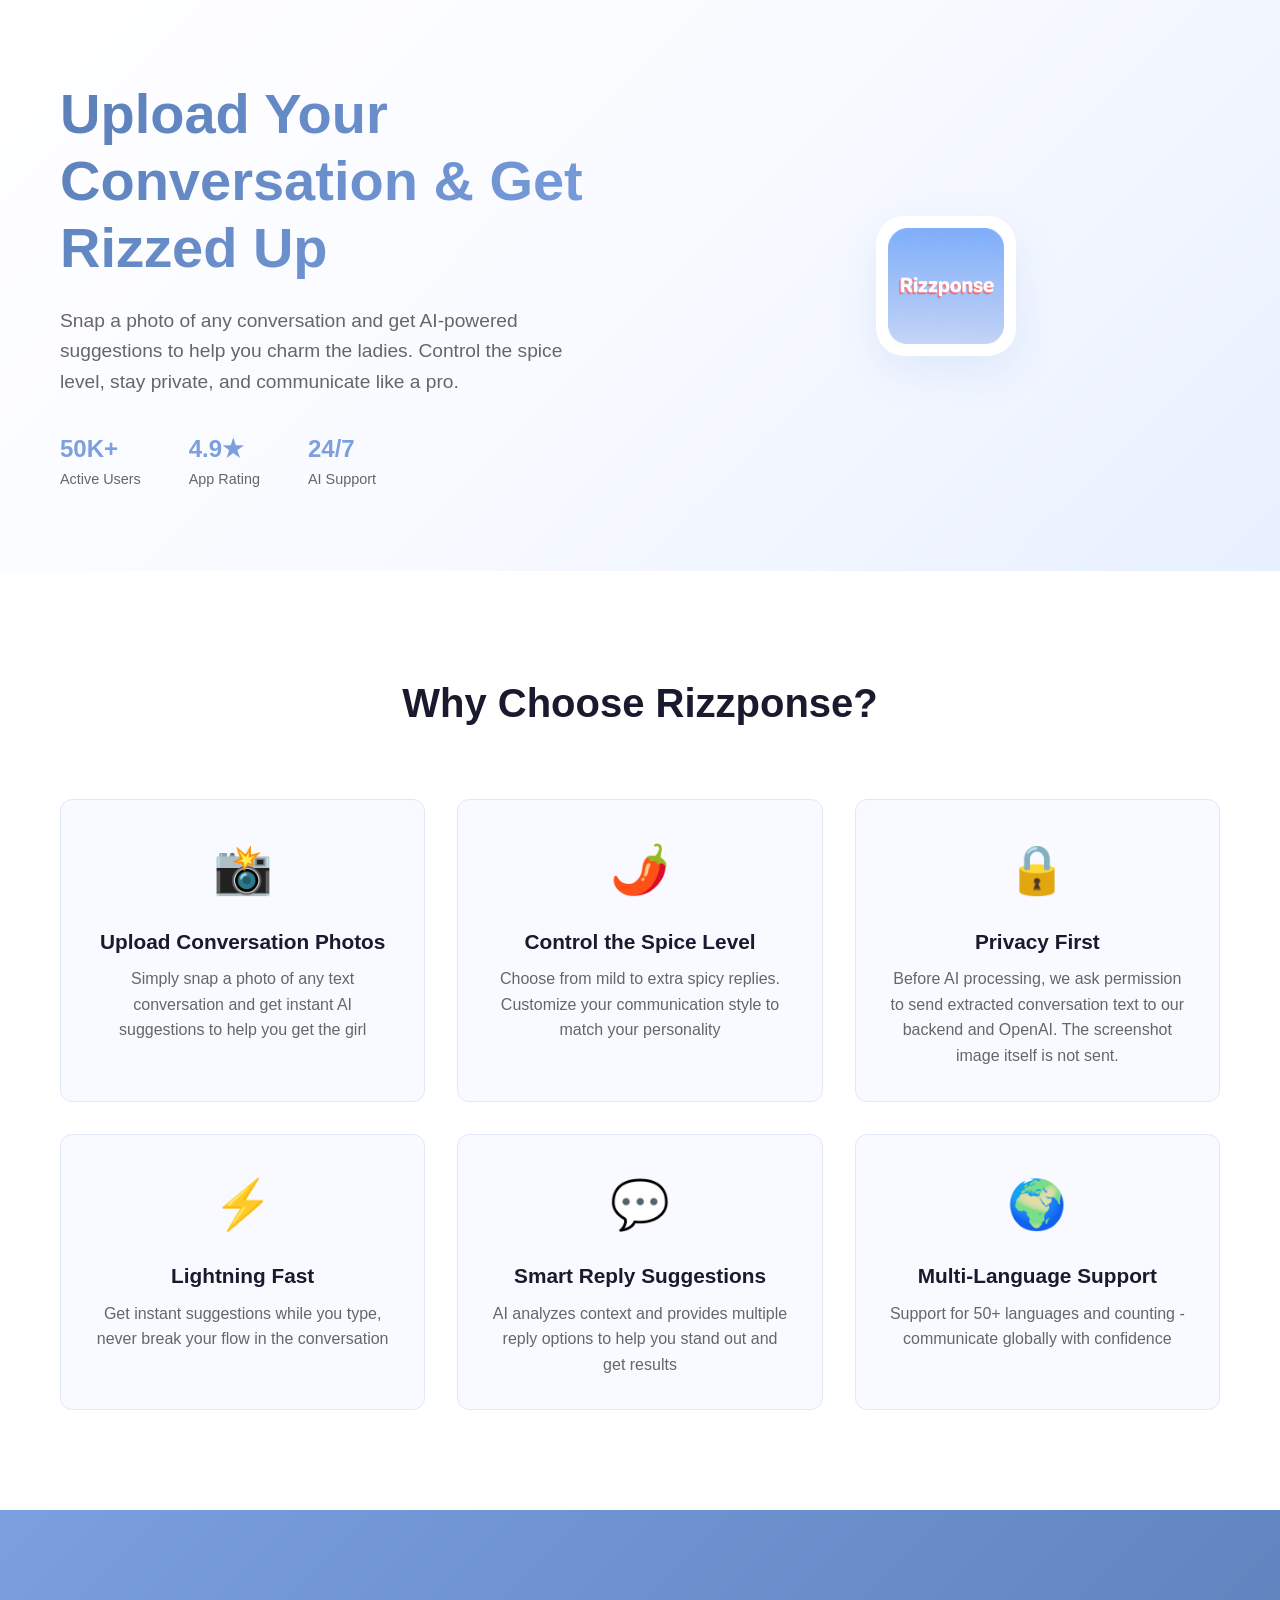
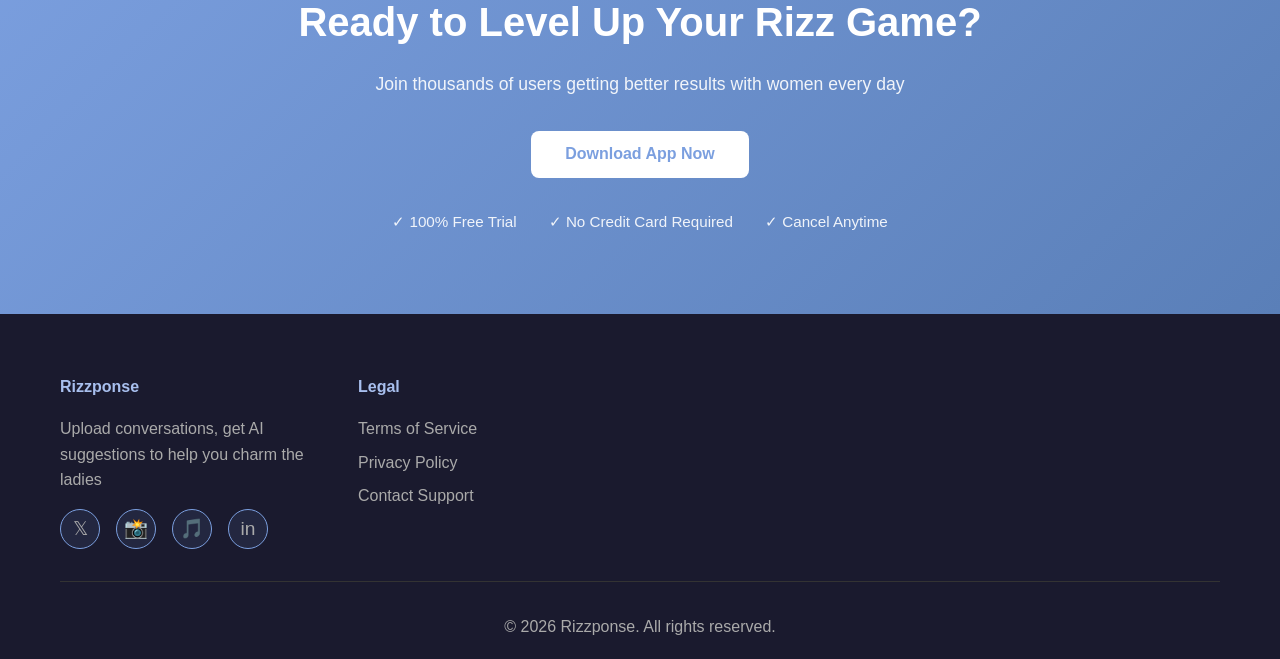
<file: index.html>
<!DOCTYPE html>
<html lang="en">
<head>
    <meta charset="UTF-8">
    <meta name="viewport" content="width=device-width, initial-scale=1.0">
    <meta name="description" content="Rizzponse - Your AI-Powered Communication Assistant">
    <title>Rizzponse - Master Your Communication</title>
    <link rel="stylesheet" href="styles.css">
</head>
<body>
    <!-- Hero Section -->
    <section class="hero">
        <div class="container">
            <div class="hero-content">
                <h1>Upload Your Conversation & Get Rizzed Up</h1>
                <p>Snap a photo of any conversation and get AI-powered suggestions to help you charm the ladies. Control the spice level, stay private, and communicate like a pro.</p>
                <div class="hero-stats">
                    <div class="stat">
                        <span class="stat-number">50K+</span>
                        <span class="stat-label">Active Users</span>
                    </div>
                    <div class="stat">
                        <span class="stat-number">4.9★</span>
                        <span class="stat-label">App Rating</span>
                    </div>
                    <div class="stat">
                        <span class="stat-number">24/7</span>
                        <span class="stat-label">AI Support</span>
                    </div>
                </div>
            </div>
            <div class="hero-visual">
                <img src="logo r.png" alt="Rizzponse logo" class="hero-logo">
            </div>
        </div>
    </section>

    <!-- Features Section -->
    <section id="features" class="features">
        <div class="container">
            <h2>Why Choose Rizzponse?</h2>
            <div class="features-grid">
                <div class="feature-card">
                    <div class="feature-icon">📸</div>
                    <h3>Upload Conversation Photos</h3>
                    <p>Simply snap a photo of any text conversation and get instant AI suggestions to help you get the girl</p>
                </div>
                <div class="feature-card">
                    <div class="feature-icon">🌶️</div>
                    <h3>Control the Spice Level</h3>
                    <p>Choose from mild to extra spicy replies. Customize your communication style to match your personality</p>
                </div>
                <div class="feature-card">
                    <div class="feature-icon">🔒</div>
                    <h3>Privacy First</h3>
                    <p>Before AI processing, we ask permission to send extracted conversation text to our backend and OpenAI. The screenshot image itself is not sent.</p>
                </div>
                <div class="feature-card">
                    <div class="feature-icon">⚡</div>
                    <h3>Lightning Fast</h3>
                    <p>Get instant suggestions while you type, never break your flow in the conversation</p>
                </div>
                <div class="feature-card">
                    <div class="feature-icon">💬</div>
                    <h3>Smart Reply Suggestions</h3>
                    <p>AI analyzes context and provides multiple reply options to help you stand out and get results</p>
                </div>
                <div class="feature-card">
                    <div class="feature-icon">🌍</div>
                    <h3>Multi-Language Support</h3>
                    <p>Support for 50+ languages and counting - communicate globally with confidence</p>
                </div>
            </div>
        </div>
    </section>

    <!-- CTA Section -->
    <section id="contact" class="cta">
        <div class="container">
            <h2>Ready to Level Up Your Rizz Game?</h2>
            <p>Join thousands of users getting better results with women every day</p>
            <div class="cta-buttons">
                <button class="btn btn-primary">Download App Now</button>
            </div>
            <div class="cta-info">
                <span>✓ 100% Free Trial</span>
                <span>✓ No Credit Card Required</span>
                <span>✓ Cancel Anytime</span>
            </div>
        </div>
    </section>

    <!-- Footer -->
    <footer class="footer">
        <div class="container">
            <div class="footer-content">
                <div class="footer-section">
                    <h4>Rizzponse</h4>
                    <p>Upload conversations, get AI suggestions to help you charm the ladies</p>
                    <div class="social-links">
                        <a href="#" aria-label="Twitter">𝕏</a>
                        <a href="#" aria-label="Instagram">📸</a>
                        <a href="#" aria-label="TikTok">🎵</a>
                        <a href="#" aria-label="LinkedIn">in</a>
                    </div>
                </div>
                <div class="footer-section">
                    <h4>Legal</h4>
                    <ul>
                        <li><a href="terms.html">Terms of Service</a></li>
                        <li><a href="privacy.html">Privacy Policy</a></li>
                        <li><a href="mailto:rizzponseapp@hotmail.com">Contact Support</a></li>
                    </ul>
                </div>
            </div>
            <div class="footer-bottom">
                <p>&copy; 2026 Rizzponse. All rights reserved.</p>
            </div>
        </div>
    </footer>

    <script src="script.js"></script>
</body>
</html>
</file>
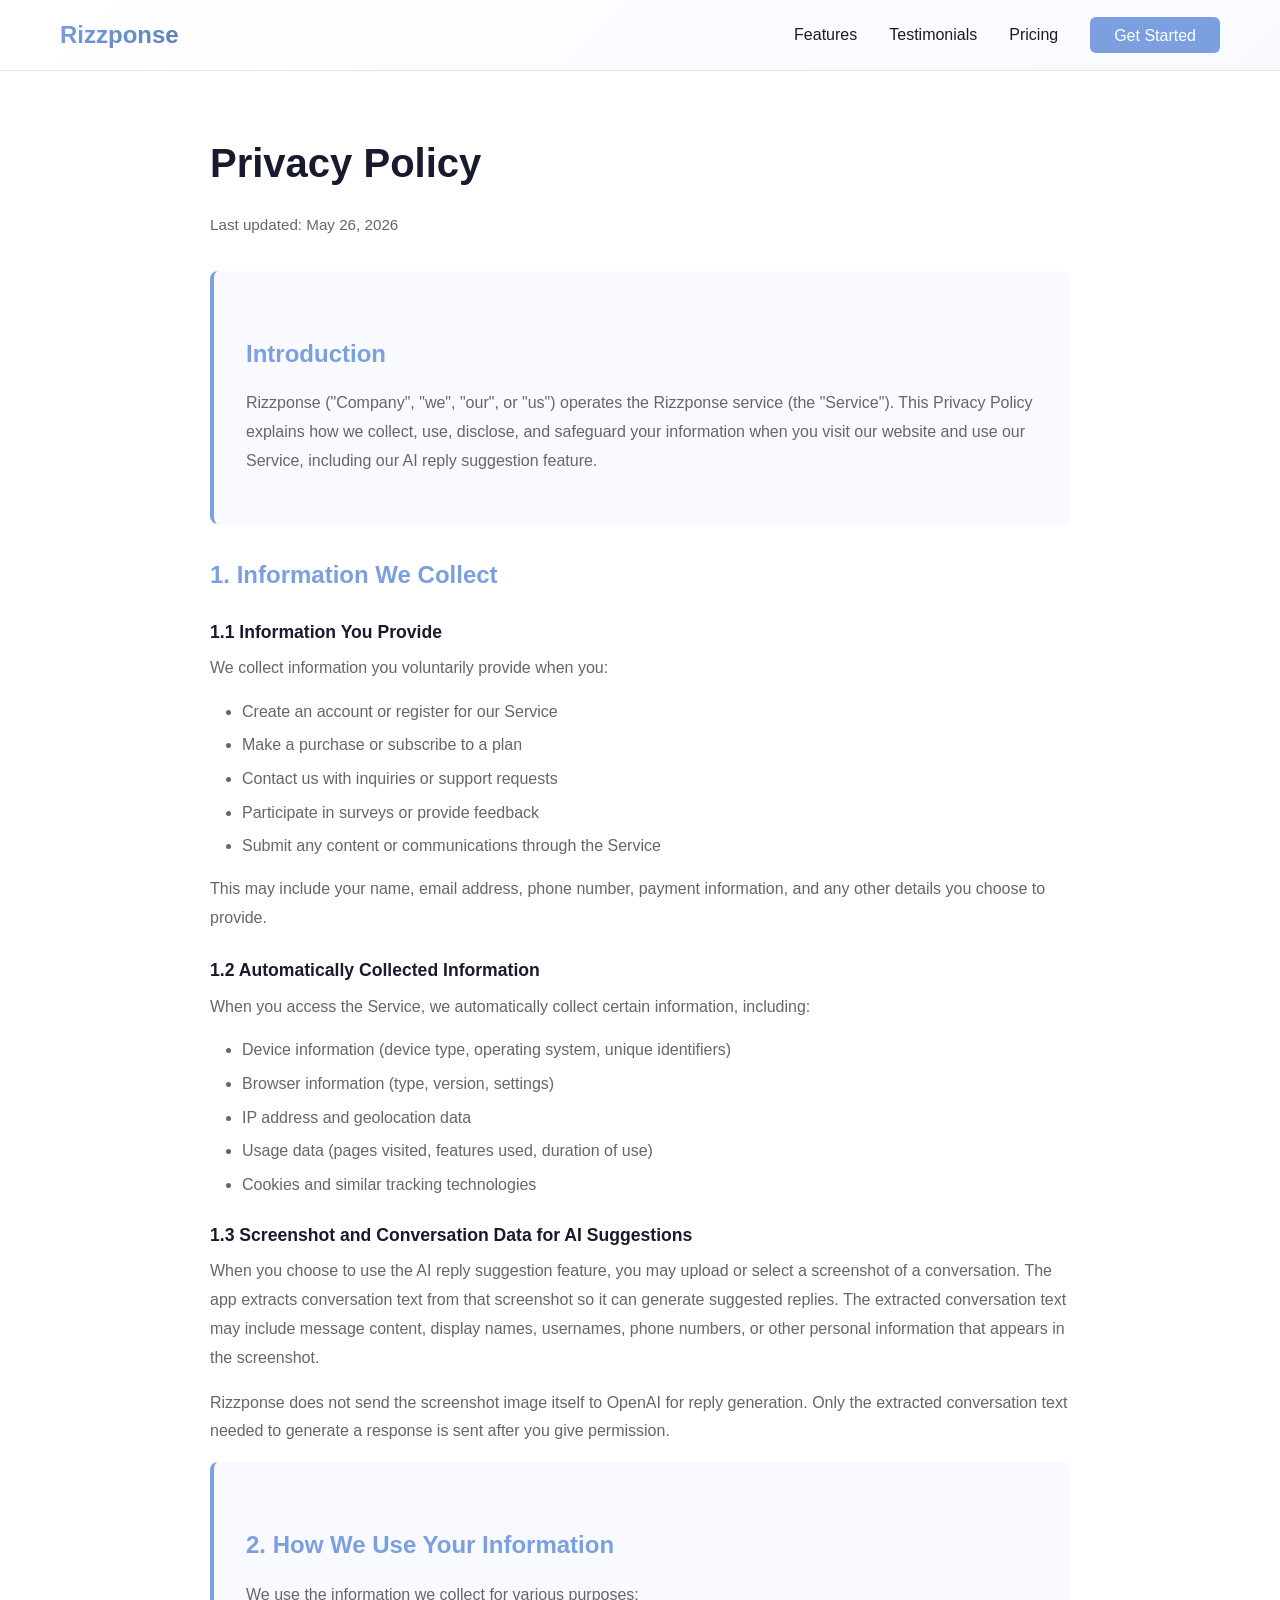
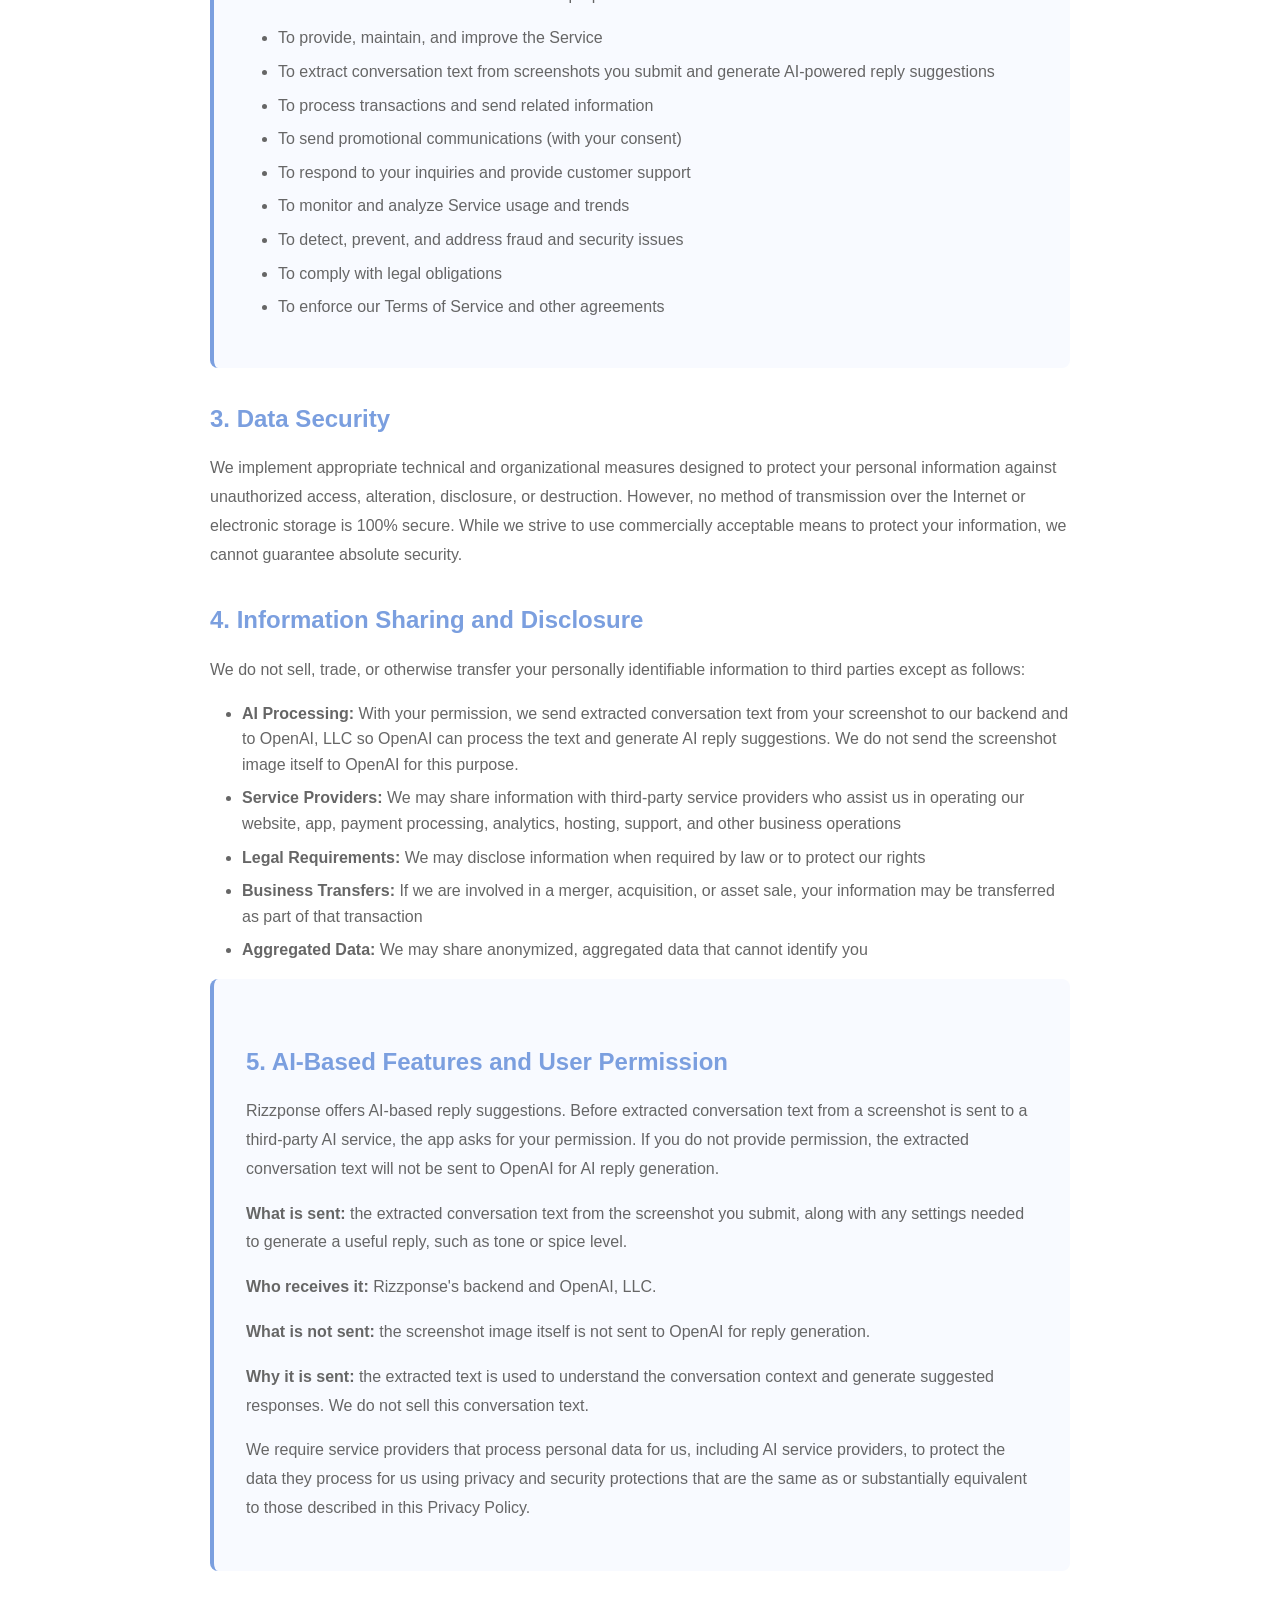
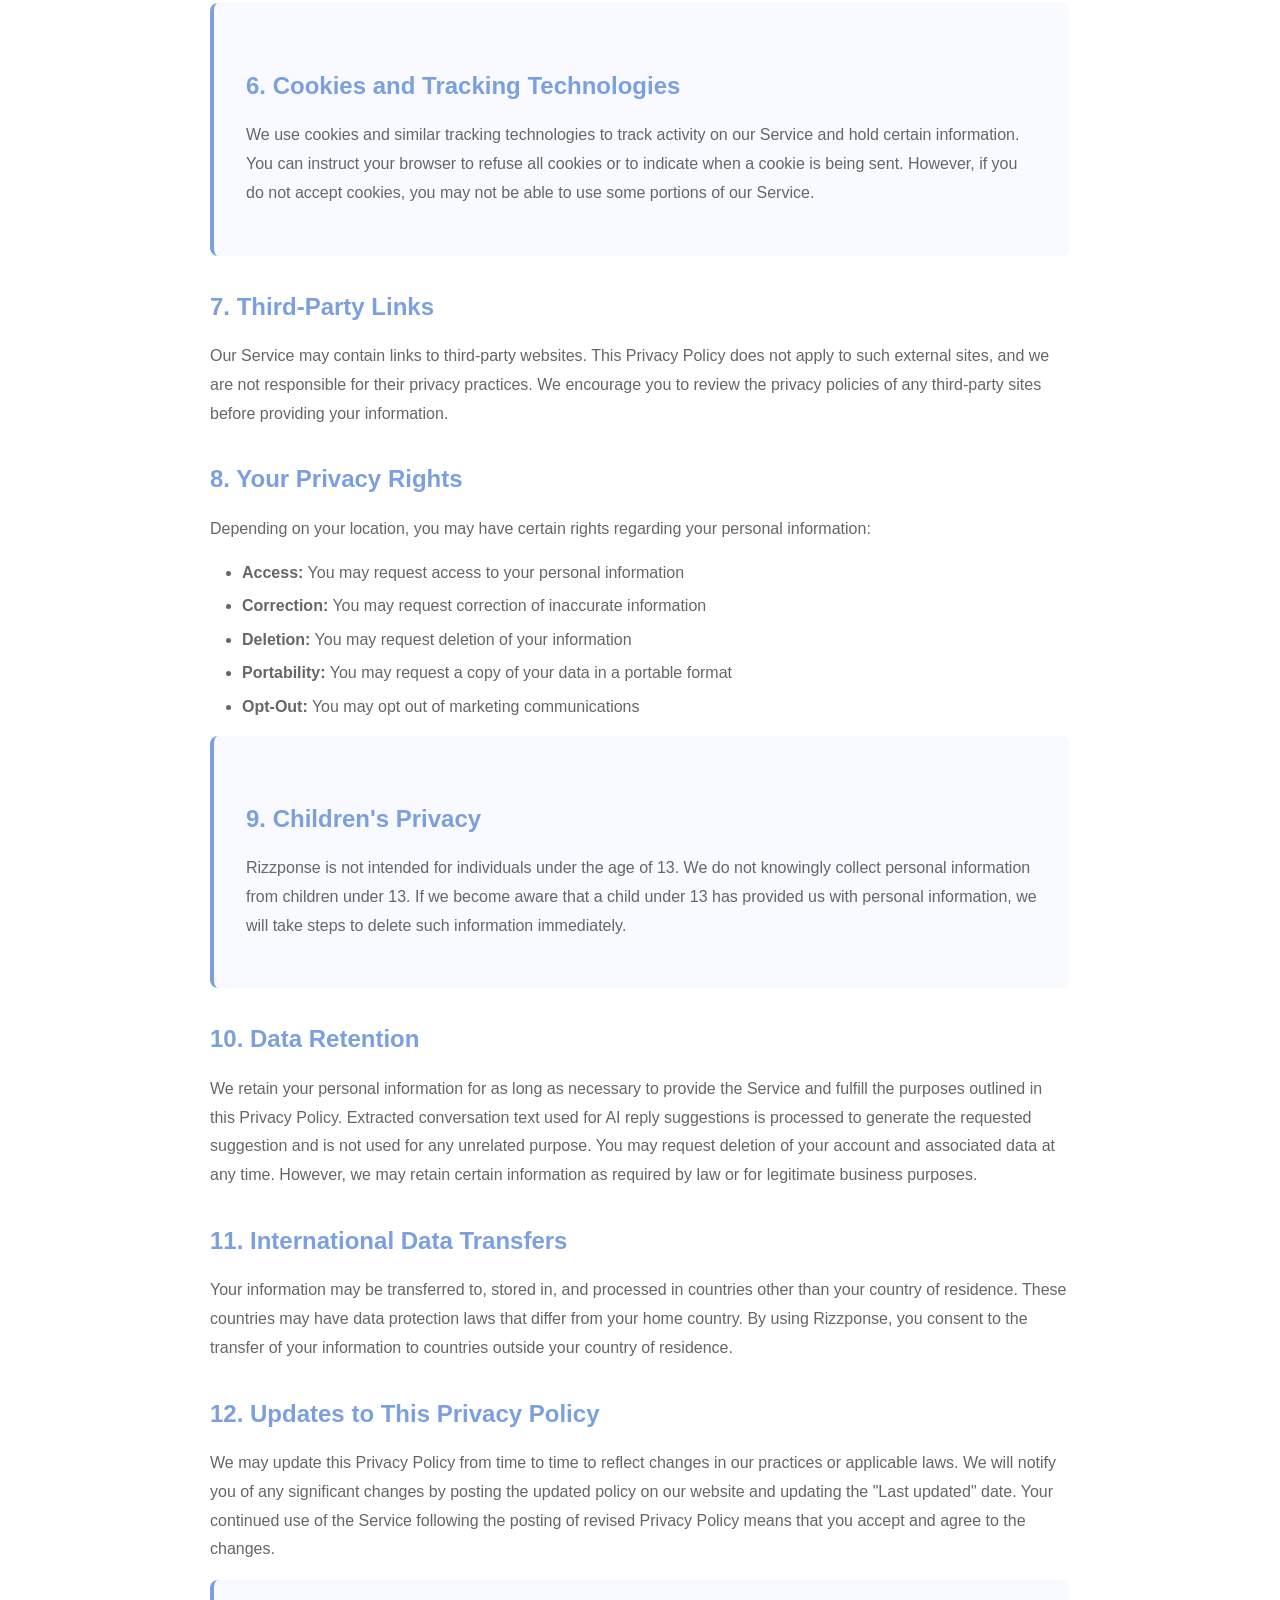
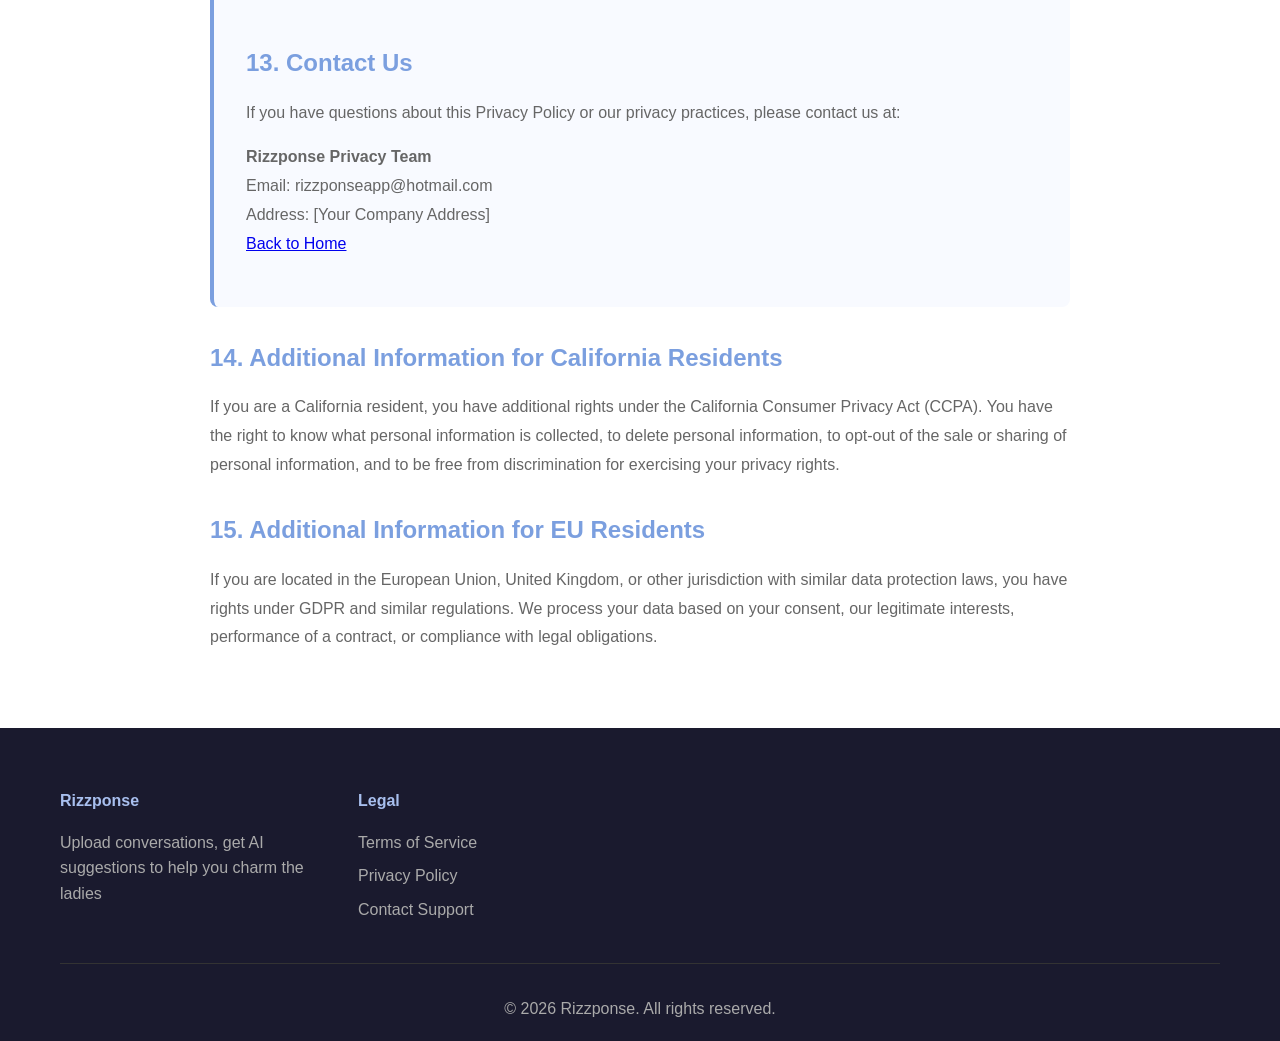
<file: privacy.html>
<!DOCTYPE html>
<html lang="en">
<head>
    <meta charset="UTF-8">
    <meta name="viewport" content="width=device-width, initial-scale=1.0">
    <meta name="description" content="Privacy Policy - Rizzponse">
    <title>Privacy Policy - Rizzponse</title>
    <link rel="stylesheet" href="styles.css">
    <style>
        .legal-content {
            max-width: 900px;
            margin: 0 auto;
            padding: 60px 20px;
        }
        
        .legal-content h1 {
            font-size: 2.5rem;
            margin-bottom: 1rem;
            color: var(--text-dark);
        }
        
        .legal-content .last-updated {
            color: var(--text-light);
            margin-bottom: 2rem;
            font-size: 0.95rem;
        }
        
        .legal-content h2 {
            font-size: 1.5rem;
            margin-top: 2rem;
            margin-bottom: 1rem;
            color: var(--primary-color);
        }
        
        .legal-content h3 {
            font-size: 1.1rem;
            margin-top: 1.5rem;
            margin-bottom: 0.5rem;
            color: var(--text-dark);
        }
        
        .legal-content p {
            margin-bottom: 1rem;
            line-height: 1.8;
            color: var(--text-light);
        }
        
        .legal-content ul,
        .legal-content ol {
            margin-left: 2rem;
            margin-bottom: 1rem;
        }
        
        .legal-content li {
            margin-bottom: 0.5rem;
            color: var(--text-light);
        }
        
        .legal-section {
            background: var(--bg-lighter);
            padding: 2rem;
            border-radius: 8px;
            margin-bottom: 2rem;
            border-left: 4px solid var(--primary-color);
        }
    </style>
</head>
<body>
    <!-- Navigation Bar -->
    <nav class="navbar">
        <div class="container">
            <div class="nav-logo">
                <a href="index.html" style="text-decoration: none;"><span class="logo-text">Rizzponse</span></a>
            </div>
            <ul class="nav-menu">
                <li><a href="index.html#features">Features</a></li>
                <li><a href="index.html#testimonials">Testimonials</a></li>
                <li><a href="index.html#pricing">Pricing</a></li>
                <li><a href="index.html#contact" class="nav-btn">Get Started</a></li>
            </ul>
        </div>
    </nav>

    <!-- Legal Content -->
    <div class="legal-content">
        <h1>Privacy Policy</h1>
        <p class="last-updated">Last updated: May 26, 2026</p>

        <div class="legal-section">
            <h2>Introduction</h2>
            <p>Rizzponse ("Company", "we", "our", or "us") operates the Rizzponse service (the "Service"). This Privacy Policy explains how we collect, use, disclose, and safeguard your information when you visit our website and use our Service, including our AI reply suggestion feature.</p>
        </div>

        <h2>1. Information We Collect</h2>
        
        <h3>1.1 Information You Provide</h3>
        <p>We collect information you voluntarily provide when you:</p>
        <ul>
            <li>Create an account or register for our Service</li>
            <li>Make a purchase or subscribe to a plan</li>
            <li>Contact us with inquiries or support requests</li>
            <li>Participate in surveys or provide feedback</li>
            <li>Submit any content or communications through the Service</li>
        </ul>
        <p>This may include your name, email address, phone number, payment information, and any other details you choose to provide.</p>

        <h3>1.2 Automatically Collected Information</h3>
        <p>When you access the Service, we automatically collect certain information, including:</p>
        <ul>
            <li>Device information (device type, operating system, unique identifiers)</li>
            <li>Browser information (type, version, settings)</li>
            <li>IP address and geolocation data</li>
            <li>Usage data (pages visited, features used, duration of use)</li>
            <li>Cookies and similar tracking technologies</li>
        </ul>

        <h3>1.3 Screenshot and Conversation Data for AI Suggestions</h3>
        <p>When you choose to use the AI reply suggestion feature, you may upload or select a screenshot of a conversation. The app extracts conversation text from that screenshot so it can generate suggested replies. The extracted conversation text may include message content, display names, usernames, phone numbers, or other personal information that appears in the screenshot.</p>
        <p>Rizzponse does not send the screenshot image itself to OpenAI for reply generation. Only the extracted conversation text needed to generate a response is sent after you give permission.</p>

        <div class="legal-section">
            <h2>2. How We Use Your Information</h2>
            <p>We use the information we collect for various purposes:</p>
            <ul>
                <li>To provide, maintain, and improve the Service</li>
                <li>To extract conversation text from screenshots you submit and generate AI-powered reply suggestions</li>
                <li>To process transactions and send related information</li>
                <li>To send promotional communications (with your consent)</li>
                <li>To respond to your inquiries and provide customer support</li>
                <li>To monitor and analyze Service usage and trends</li>
                <li>To detect, prevent, and address fraud and security issues</li>
                <li>To comply with legal obligations</li>
                <li>To enforce our Terms of Service and other agreements</li>
            </ul>
        </div>

        <h2>3. Data Security</h2>
        <p>We implement appropriate technical and organizational measures designed to protect your personal information against unauthorized access, alteration, disclosure, or destruction. However, no method of transmission over the Internet or electronic storage is 100% secure. While we strive to use commercially acceptable means to protect your information, we cannot guarantee absolute security.</p>

        <h2>4. Information Sharing and Disclosure</h2>
        <p>We do not sell, trade, or otherwise transfer your personally identifiable information to third parties except as follows:</p>
        <ul>
            <li><strong>AI Processing:</strong> With your permission, we send extracted conversation text from your screenshot to our backend and to OpenAI, LLC so OpenAI can process the text and generate AI reply suggestions. We do not send the screenshot image itself to OpenAI for this purpose.</li>
            <li><strong>Service Providers:</strong> We may share information with third-party service providers who assist us in operating our website, app, payment processing, analytics, hosting, support, and other business operations</li>
            <li><strong>Legal Requirements:</strong> We may disclose information when required by law or to protect our rights</li>
            <li><strong>Business Transfers:</strong> If we are involved in a merger, acquisition, or asset sale, your information may be transferred as part of that transaction</li>
            <li><strong>Aggregated Data:</strong> We may share anonymized, aggregated data that cannot identify you</li>
        </ul>

        <div class="legal-section">
            <h2>5. AI-Based Features and User Permission</h2>
            <p>Rizzponse offers AI-based reply suggestions. Before extracted conversation text from a screenshot is sent to a third-party AI service, the app asks for your permission. If you do not provide permission, the extracted conversation text will not be sent to OpenAI for AI reply generation.</p>
            <p><strong>What is sent:</strong> the extracted conversation text from the screenshot you submit, along with any settings needed to generate a useful reply, such as tone or spice level.</p>
            <p><strong>Who receives it:</strong> Rizzponse's backend and OpenAI, LLC.</p>
            <p><strong>What is not sent:</strong> the screenshot image itself is not sent to OpenAI for reply generation.</p>
            <p><strong>Why it is sent:</strong> the extracted text is used to understand the conversation context and generate suggested responses. We do not sell this conversation text.</p>
            <p>We require service providers that process personal data for us, including AI service providers, to protect the data they process for us using privacy and security protections that are the same as or substantially equivalent to those described in this Privacy Policy.</p>
        </div>

        <div class="legal-section">
            <h2>6. Cookies and Tracking Technologies</h2>
            <p>We use cookies and similar tracking technologies to track activity on our Service and hold certain information. You can instruct your browser to refuse all cookies or to indicate when a cookie is being sent. However, if you do not accept cookies, you may not be able to use some portions of our Service.</p>
        </div>

        <h2>7. Third-Party Links</h2>
        <p>Our Service may contain links to third-party websites. This Privacy Policy does not apply to such external sites, and we are not responsible for their privacy practices. We encourage you to review the privacy policies of any third-party sites before providing your information.</p>

        <h2>8. Your Privacy Rights</h2>
        <p>Depending on your location, you may have certain rights regarding your personal information:</p>
        <ul>
            <li><strong>Access:</strong> You may request access to your personal information</li>
            <li><strong>Correction:</strong> You may request correction of inaccurate information</li>
            <li><strong>Deletion:</strong> You may request deletion of your information</li>
            <li><strong>Portability:</strong> You may request a copy of your data in a portable format</li>
            <li><strong>Opt-Out:</strong> You may opt out of marketing communications</li>
        </ul>

        <div class="legal-section">
            <h2>9. Children's Privacy</h2>
            <p>Rizzponse is not intended for individuals under the age of 13. We do not knowingly collect personal information from children under 13. If we become aware that a child under 13 has provided us with personal information, we will take steps to delete such information immediately.</p>
        </div>

        <h2>10. Data Retention</h2>
        <p>We retain your personal information for as long as necessary to provide the Service and fulfill the purposes outlined in this Privacy Policy. Extracted conversation text used for AI reply suggestions is processed to generate the requested suggestion and is not used for any unrelated purpose. You may request deletion of your account and associated data at any time. However, we may retain certain information as required by law or for legitimate business purposes.</p>

        <h2>11. International Data Transfers</h2>
        <p>Your information may be transferred to, stored in, and processed in countries other than your country of residence. These countries may have data protection laws that differ from your home country. By using Rizzponse, you consent to the transfer of your information to countries outside your country of residence.</p>

        <h2>12. Updates to This Privacy Policy</h2>
        <p>We may update this Privacy Policy from time to time to reflect changes in our practices or applicable laws. We will notify you of any significant changes by posting the updated policy on our website and updating the "Last updated" date. Your continued use of the Service following the posting of revised Privacy Policy means that you accept and agree to the changes.</p>

        <div class="legal-section">
            <h2>13. Contact Us</h2>
            <p>If you have questions about this Privacy Policy or our privacy practices, please contact us at:</p>
            <p>
                <strong>Rizzponse Privacy Team</strong><br>
                Email: rizzponseapp@hotmail.com<br>
                Address: [Your Company Address]<br>
                <a href="index.html">Back to Home</a>
            </p>
        </div>

        <h2>14. Additional Information for California Residents</h2>
        <p>If you are a California resident, you have additional rights under the California Consumer Privacy Act (CCPA). You have the right to know what personal information is collected, to delete personal information, to opt-out of the sale or sharing of personal information, and to be free from discrimination for exercising your privacy rights.</p>

        <h2>15. Additional Information for EU Residents</h2>
        <p>If you are located in the European Union, United Kingdom, or other jurisdiction with similar data protection laws, you have rights under GDPR and similar regulations. We process your data based on your consent, our legitimate interests, performance of a contract, or compliance with legal obligations.</p>
    </div>

    <!-- Footer -->
    <footer class="footer">
        <div class="container">
            <div class="footer-content">
                <div class="footer-section">
                    <h4>Rizzponse</h4>
                    <p>Upload conversations, get AI suggestions to help you charm the ladies</p>
                </div>
                <div class="footer-section">
                    <h4>Legal</h4>
                    <ul>
                        <li><a href="terms.html">Terms of Service</a></li>
                        <li><a href="privacy.html">Privacy Policy</a></li>
                        <li><a href="mailto:rizzponseapp@hotmail.com">Contact Support</a></li>
                    </ul>
                </div>
            </div>
            <div class="footer-bottom">
                <p>&copy; 2026 Rizzponse. All rights reserved.</p>
            </div>
        </div>
    </footer>
</body>
</html>
</file>
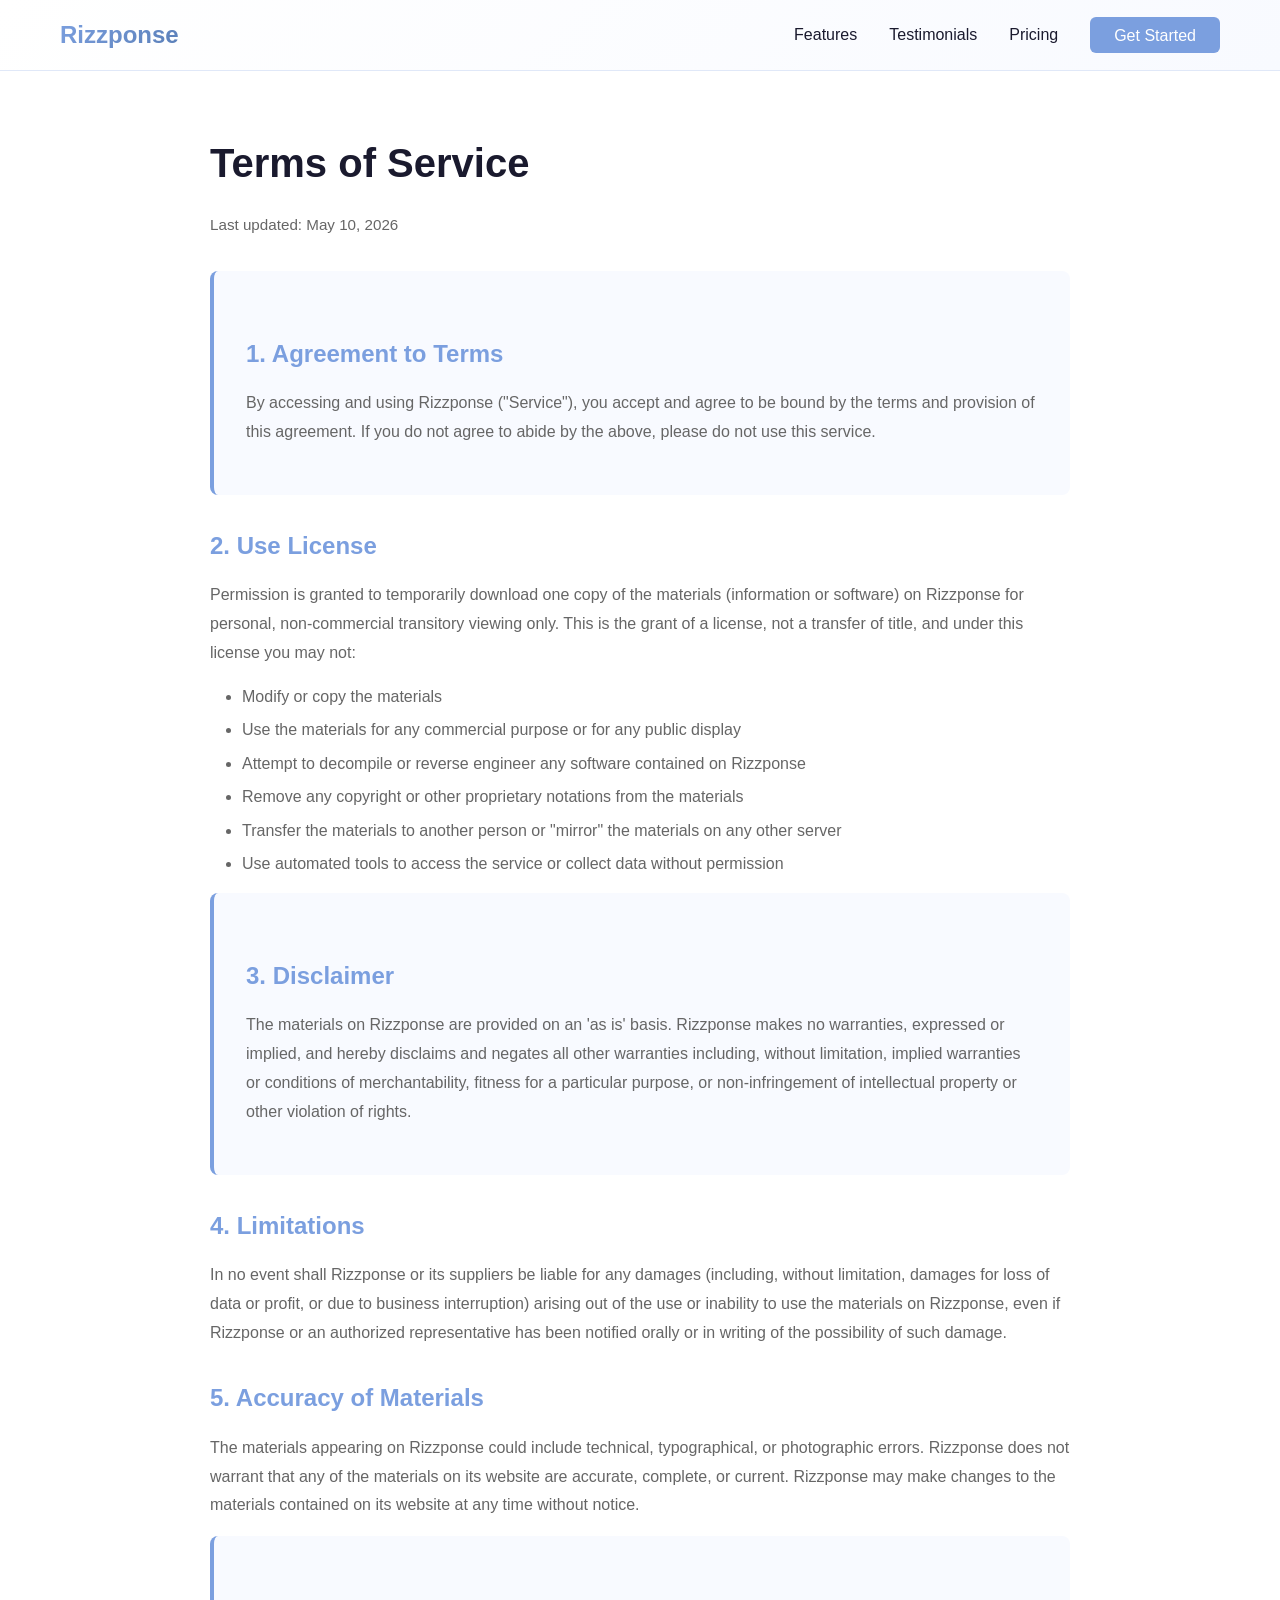
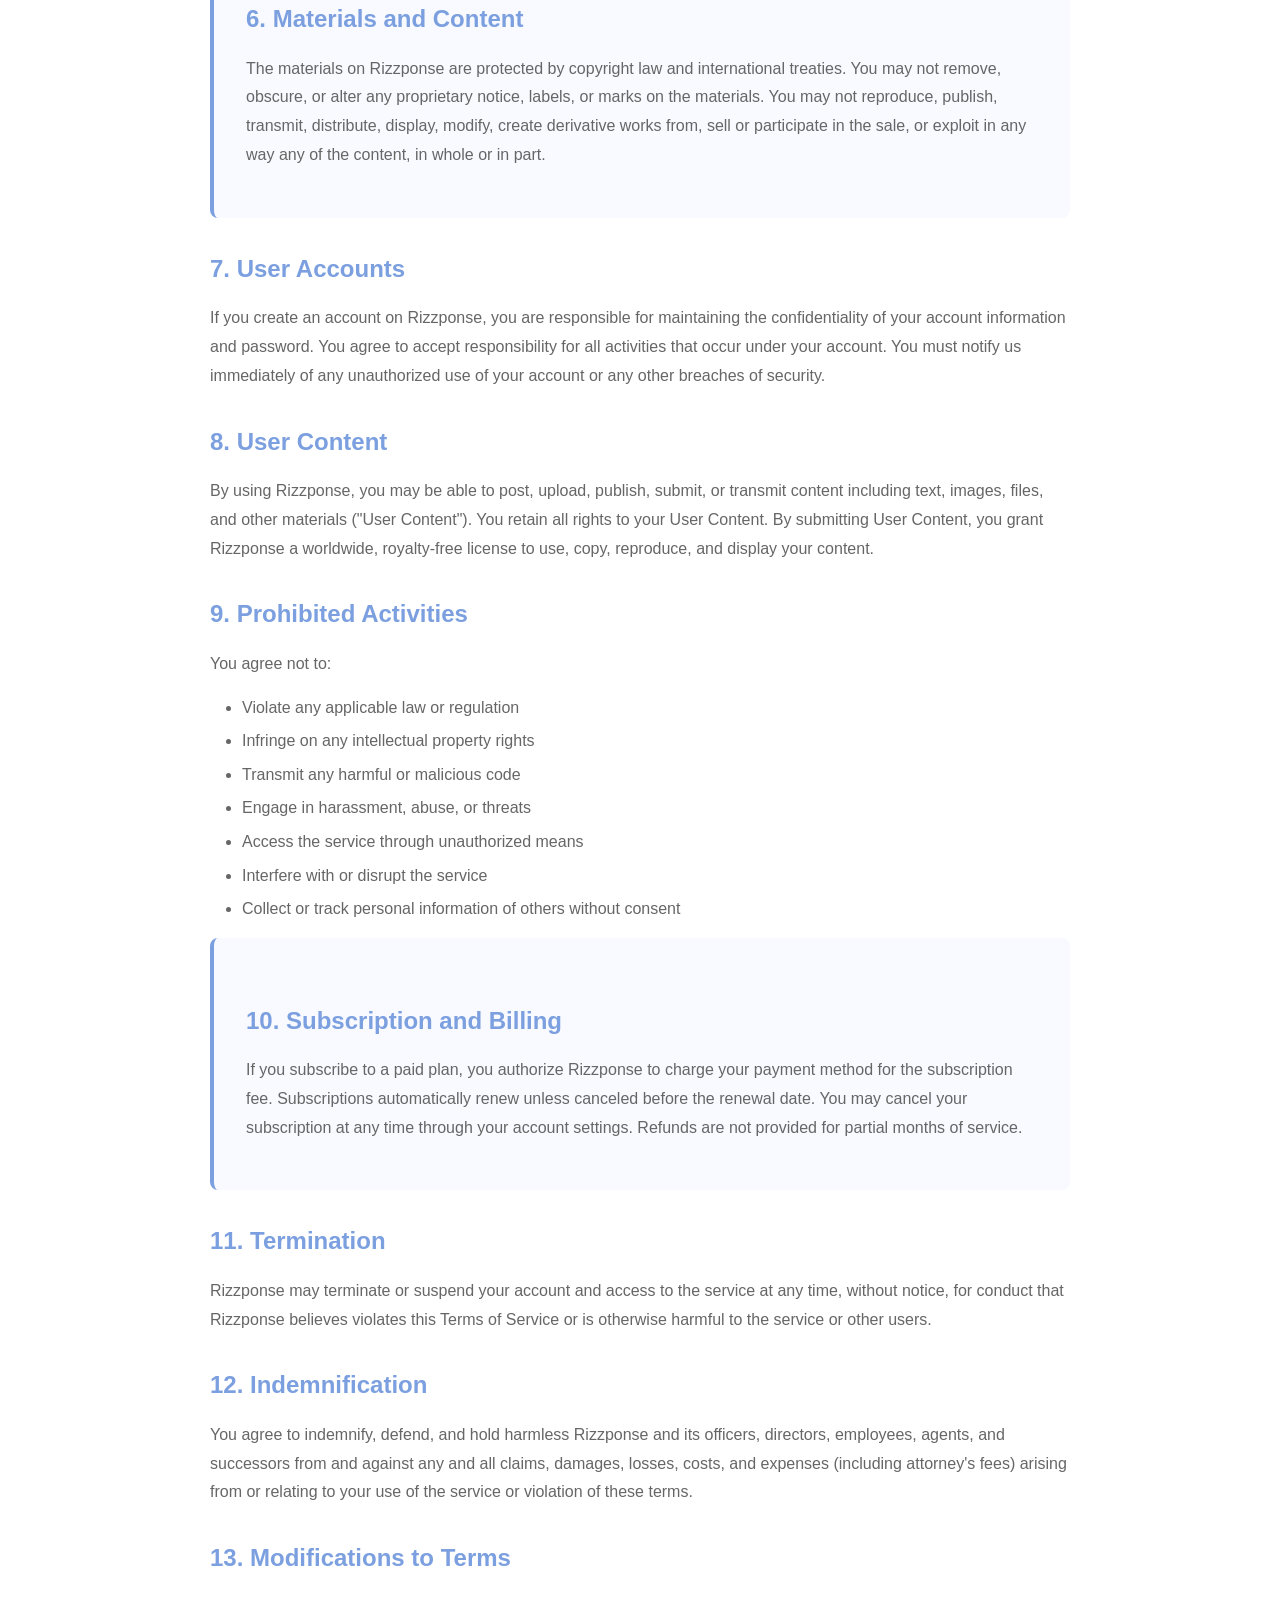
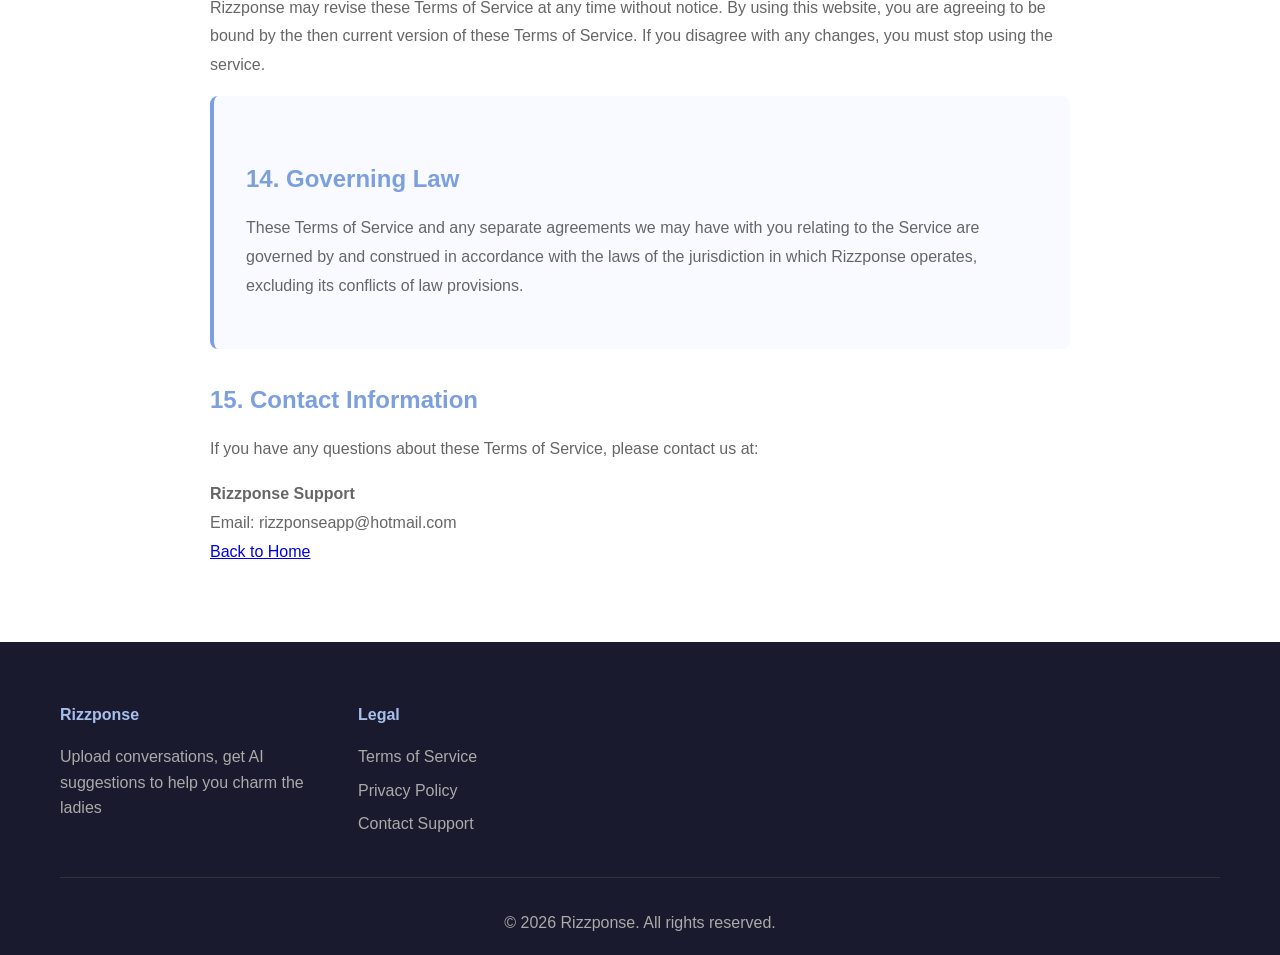
<file: terms.html>
<!DOCTYPE html>
<html lang="en">
<head>
    <meta charset="UTF-8">
    <meta name="viewport" content="width=device-width, initial-scale=1.0">
    <meta name="description" content="Terms of Service - Rizzponse">
    <title>Terms of Service - Rizzponse</title>
    <link rel="stylesheet" href="styles.css">
    <style>
        .legal-content {
            max-width: 900px;
            margin: 0 auto;
            padding: 60px 20px;
        }
        
        .legal-content h1 {
            font-size: 2.5rem;
            margin-bottom: 1rem;
            color: var(--text-dark);
        }
        
        .legal-content .last-updated {
            color: var(--text-light);
            margin-bottom: 2rem;
            font-size: 0.95rem;
        }
        
        .legal-content h2 {
            font-size: 1.5rem;
            margin-top: 2rem;
            margin-bottom: 1rem;
            color: var(--primary-color);
        }
        
        .legal-content h3 {
            font-size: 1.1rem;
            margin-top: 1.5rem;
            margin-bottom: 0.5rem;
            color: var(--text-dark);
        }
        
        .legal-content p {
            margin-bottom: 1rem;
            line-height: 1.8;
            color: var(--text-light);
        }
        
        .legal-content ul,
        .legal-content ol {
            margin-left: 2rem;
            margin-bottom: 1rem;
        }
        
        .legal-content li {
            margin-bottom: 0.5rem;
            color: var(--text-light);
        }
        
        .legal-section {
            background: var(--bg-lighter);
            padding: 2rem;
            border-radius: 8px;
            margin-bottom: 2rem;
            border-left: 4px solid var(--primary-color);
        }
    </style>
</head>
<body>
    <!-- Navigation Bar -->
    <nav class="navbar">
        <div class="container">
            <div class="nav-logo">
                <a href="index.html" style="text-decoration: none;"><span class="logo-text">Rizzponse</span></a>
            </div>
            <ul class="nav-menu">
                <li><a href="index.html#features">Features</a></li>
                <li><a href="index.html#testimonials">Testimonials</a></li>
                <li><a href="index.html#pricing">Pricing</a></li>
                <li><a href="index.html#contact" class="nav-btn">Get Started</a></li>
            </ul>
        </div>
    </nav>

    <!-- Legal Content -->
    <div class="legal-content">
        <h1>Terms of Service</h1>
        <p class="last-updated">Last updated: May 10, 2026</p>

        <div class="legal-section">
            <h2>1. Agreement to Terms</h2>
            <p>By accessing and using Rizzponse ("Service"), you accept and agree to be bound by the terms and provision of this agreement. If you do not agree to abide by the above, please do not use this service.</p>
        </div>

        <h2>2. Use License</h2>
        <p>Permission is granted to temporarily download one copy of the materials (information or software) on Rizzponse for personal, non-commercial transitory viewing only. This is the grant of a license, not a transfer of title, and under this license you may not:</p>
        <ul>
            <li>Modify or copy the materials</li>
            <li>Use the materials for any commercial purpose or for any public display</li>
            <li>Attempt to decompile or reverse engineer any software contained on Rizzponse</li>
            <li>Remove any copyright or other proprietary notations from the materials</li>
            <li>Transfer the materials to another person or "mirror" the materials on any other server</li>
            <li>Use automated tools to access the service or collect data without permission</li>
        </ul>

        <div class="legal-section">
            <h2>3. Disclaimer</h2>
            <p>The materials on Rizzponse are provided on an 'as is' basis. Rizzponse makes no warranties, expressed or implied, and hereby disclaims and negates all other warranties including, without limitation, implied warranties or conditions of merchantability, fitness for a particular purpose, or non-infringement of intellectual property or other violation of rights.</p>
        </div>

        <h2>4. Limitations</h2>
        <p>In no event shall Rizzponse or its suppliers be liable for any damages (including, without limitation, damages for loss of data or profit, or due to business interruption) arising out of the use or inability to use the materials on Rizzponse, even if Rizzponse or an authorized representative has been notified orally or in writing of the possibility of such damage.</p>

        <h2>5. Accuracy of Materials</h2>
        <p>The materials appearing on Rizzponse could include technical, typographical, or photographic errors. Rizzponse does not warrant that any of the materials on its website are accurate, complete, or current. Rizzponse may make changes to the materials contained on its website at any time without notice.</p>

        <div class="legal-section">
            <h2>6. Materials and Content</h2>
            <p>The materials on Rizzponse are protected by copyright law and international treaties. You may not remove, obscure, or alter any proprietary notice, labels, or marks on the materials. You may not reproduce, publish, transmit, distribute, display, modify, create derivative works from, sell or participate in the sale, or exploit in any way any of the content, in whole or in part.</p>
        </div>

        <h2>7. User Accounts</h2>
        <p>If you create an account on Rizzponse, you are responsible for maintaining the confidentiality of your account information and password. You agree to accept responsibility for all activities that occur under your account. You must notify us immediately of any unauthorized use of your account or any other breaches of security.</p>

        <h2>8. User Content</h2>
        <p>By using Rizzponse, you may be able to post, upload, publish, submit, or transmit content including text, images, files, and other materials ("User Content"). You retain all rights to your User Content. By submitting User Content, you grant Rizzponse a worldwide, royalty-free license to use, copy, reproduce, and display your content.</p>

        <h2>9. Prohibited Activities</h2>
        <p>You agree not to:</p>
        <ul>
            <li>Violate any applicable law or regulation</li>
            <li>Infringe on any intellectual property rights</li>
            <li>Transmit any harmful or malicious code</li>
            <li>Engage in harassment, abuse, or threats</li>
            <li>Access the service through unauthorized means</li>
            <li>Interfere with or disrupt the service</li>
            <li>Collect or track personal information of others without consent</li>
        </ul>

        <div class="legal-section">
            <h2>10. Subscription and Billing</h2>
            <p>If you subscribe to a paid plan, you authorize Rizzponse to charge your payment method for the subscription fee. Subscriptions automatically renew unless canceled before the renewal date. You may cancel your subscription at any time through your account settings. Refunds are not provided for partial months of service.</p>
        </div>

        <h2>11. Termination</h2>
        <p>Rizzponse may terminate or suspend your account and access to the service at any time, without notice, for conduct that Rizzponse believes violates this Terms of Service or is otherwise harmful to the service or other users.</p>

        <h2>12. Indemnification</h2>
        <p>You agree to indemnify, defend, and hold harmless Rizzponse and its officers, directors, employees, agents, and successors from and against any and all claims, damages, losses, costs, and expenses (including attorney's fees) arising from or relating to your use of the service or violation of these terms.</p>

        <h2>13. Modifications to Terms</h2>
        <p>Rizzponse may revise these Terms of Service at any time without notice. By using this website, you are agreeing to be bound by the then current version of these Terms of Service. If you disagree with any changes, you must stop using the service.</p>

        <div class="legal-section">
            <h2>14. Governing Law</h2>
            <p>These Terms of Service and any separate agreements we may have with you relating to the Service are governed by and construed in accordance with the laws of the jurisdiction in which Rizzponse operates, excluding its conflicts of law provisions.</p>
        </div>

        <h2>15. Contact Information</h2>
        <p>If you have any questions about these Terms of Service, please contact us at:</p>
        <p>
            <strong>Rizzponse Support</strong><br>
            Email: rizzponseapp@hotmail.com<br>
            <a href="index.html">Back to Home</a>
        </p>
    </div>

    <!-- Footer -->
    <footer class="footer">
        <div class="container">
            <div class="footer-content">
                <div class="footer-section">
                    <h4>Rizzponse</h4>
                    <p>Upload conversations, get AI suggestions to help you charm the ladies</p>
                </div>
                <div class="footer-section">
                    <h4>Legal</h4>
                    <ul>
                        <li><a href="terms.html">Terms of Service</a></li>
                        <li><a href="privacy.html">Privacy Policy</a></li>
                        <li><a href="mailto:rizzponseapp@hotmail.com">Contact Support</a></li>
                    </ul>
                </div>
            </div>
            <div class="footer-bottom">
                <p>&copy; 2026 Rizzponse. All rights reserved.</p>
            </div>
        </div>
    </footer>
</body>
</html>
</file>
<file: styles.css>
* {
    margin: 0;
    padding: 0;
    box-sizing: border-box;
}

:root {
    --primary-color: #7b9fdf;
    --primary-dark: #5a7fb8;
    --primary-light: #a8bfee;
    --bg-light: #f0f4ff;
    --bg-lighter: #f8faff;
    --text-dark: #1a1a2e;
    --text-light: #666;
    --border-color: #e0e8f8;
    --success-color: #4caf50;
    --transition: all 0.3s ease;
}

html {
    scroll-behavior: smooth;
}

body {
    font-family: -apple-system, BlinkMacSystemFont, 'Segoe UI', Roboto, Oxygen, Ubuntu, Cantarell, sans-serif;
    color: var(--text-dark);
    line-height: 1.6;
    background-color: #fff;
}

.container {
    max-width: 1200px;
    margin: 0 auto;
    padding: 0 20px;
}

/* Navigation */
.navbar {
    background: linear-gradient(135deg, #fff 0%, var(--bg-lighter) 100%);
    border-bottom: 1px solid var(--border-color);
    position: sticky;
    top: 0;
    z-index: 1000;
    backdrop-filter: blur(10px);
}

.navbar .container {
    display: flex;
    justify-content: space-between;
    align-items: center;
    padding: 1rem 20px;
}

.logo-text {
    font-size: 24px;
    font-weight: 700;
    background: linear-gradient(135deg, var(--primary-color), var(--primary-dark));
    -webkit-background-clip: text;
    -webkit-text-fill-color: transparent;
    background-clip: text;
}

.nav-menu {
    display: flex;
    list-style: none;
    gap: 2rem;
    align-items: center;
}

.nav-menu a {
    text-decoration: none;
    color: var(--text-dark);
    font-weight: 500;
    transition: var(--transition);
}

.nav-menu a:hover {
    color: var(--primary-color);
}

.nav-btn {
    background: var(--primary-color);
    color: white !important;
    padding: 0.6rem 1.5rem;
    border-radius: 6px;
    transition: var(--transition);
}

.nav-btn:hover {
    background: var(--primary-dark);
}

/* Buttons */
.btn {
    padding: 0.8rem 2rem;
    border: none;
    border-radius: 8px;
    font-size: 1rem;
    font-weight: 600;
    cursor: pointer;
    transition: var(--transition);
    border: 2px solid transparent;
}

.btn-primary {
    background: var(--primary-color);
    color: white;
}

.btn-primary:hover {
    background: var(--primary-dark);
    transform: translateY(-2px);
    box-shadow: 0 8px 20px rgba(123, 159, 223, 0.3);
}

.btn-secondary {
    background: transparent;
    color: var(--primary-color);
    border-color: var(--primary-color);
}

.btn-secondary:hover {
    background: var(--bg-light);
    border-color: var(--primary-dark);
}

/* Hero Section */
.hero {
    padding: 100px 20px;
    background: linear-gradient(135deg, #fff 0%, var(--bg-lighter) 50%, #e8f0ff 100%);
}

.hero .container {
    display: grid;
    grid-template-columns: 1fr 1fr;
    gap: 4rem;
    align-items: center;
}

.hero-content h1 {
    font-size: 3.5rem;
    line-height: 1.2;
    margin-bottom: 1.5rem;
    background: linear-gradient(135deg, var(--primary-dark), var(--primary-color));
    -webkit-background-clip: text;
    -webkit-text-fill-color: transparent;
    background-clip: text;
}

.hero-content p {
    font-size: 1.2rem;
    color: var(--text-light);
    margin-bottom: 2rem;
}

.hero-buttons {
    display: flex;
    gap: 1rem;
    margin-bottom: 3rem;
}

.hero-stats {
    display: flex;
    gap: 3rem;
}

.stat {
    display: flex;
    flex-direction: column;
}

.stat-number {
    font-size: 1.5rem;
    font-weight: 700;
    color: var(--primary-color);
}

.stat-label {
    font-size: 0.9rem;
    color: var(--text-light);
}

.hero {
    padding: 80px 20px;
}

.logo-image {
    width: 100px;
    max-width: 100%;
    height: auto;
}

.hero-visual {
    display: flex;
    justify-content: center;
    align-items: center;
}

.hero-logo {
    width: 140px;
    max-width: 100%;
    height: auto;
    border-radius: 28px;
    box-shadow: 0 14px 40px rgba(123, 159, 223, 0.15);
    background: white;
    padding: 0.75rem;
}

@keyframes float {
    0%, 100% { transform: translateY(0px); }
    50% { transform: translateY(-20px); }
}

/* Trust Section */
.trust-section {
    padding: 60px 20px;
    background: var(--bg-light);
    text-align: center;
}

.trust-section h2 {
    font-size: 2rem;
    margin-bottom: 1rem;
    color: var(--text-dark);
}

.trust-section p {
    font-size: 1.1rem;
    color: var(--text-light);
    margin-bottom: 3rem;
}

.trust-logos {
    display: grid;
    grid-template-columns: repeat(4, 1fr);
    gap: 2rem;
    padding: 2rem 0;
}

.trust-item {
    padding: 1.5rem;
    background: white;
    border-radius: 10px;
    border: 1px solid var(--border-color);
    font-weight: 600;
    color: var(--primary-color);
    font-size: 1.1rem;
}

/* Features Section */
.features {
    padding: 100px 20px;
    background: white;
}

.features h2 {
    font-size: 2.5rem;
    text-align: center;
    margin-bottom: 4rem;
    color: var(--text-dark);
}

.features-grid {
    display: grid;
    grid-template-columns: repeat(3, 1fr);
    gap: 2rem;
}

.feature-card {
    padding: 2rem;
    background: var(--bg-lighter);
    border-radius: 12px;
    border: 1px solid var(--border-color);
    text-align: center;
    transition: var(--transition);
}

.feature-card:hover {
    transform: translateY(-10px);
    border-color: var(--primary-color);
    box-shadow: 0 10px 30px rgba(123, 159, 223, 0.15);
}

.feature-icon {
    font-size: 3rem;
    margin-bottom: 1rem;
}

.feature-card h3 {
    font-size: 1.3rem;
    margin-bottom: 0.5rem;
    color: var(--text-dark);
}

.feature-card p {
    color: var(--text-light);
    line-height: 1.6;
}

/* CTA Section */
.cta {
    padding: 80px 20px;
    background: linear-gradient(135deg, var(--primary-color) 0%, var(--primary-dark) 100%);
    text-align: center;
    color: white;
}

.cta h2 {
    font-size: 2.5rem;
    margin-bottom: 1rem;
}

.cta p {
    font-size: 1.1rem;
    margin-bottom: 2rem;
    opacity: 0.9;
}

.cta-buttons {
    display: flex;
    gap: 1rem;
    justify-content: center;
    margin-bottom: 2rem;
}

.cta .btn-primary {
    background: white;
    color: var(--primary-color);
}

.cta .btn-primary:hover {
    background: var(--bg-lighter);
}

.cta .btn-secondary {
    border-color: white;
    color: white;
}

.cta .btn-secondary:hover {
    background: rgba(255, 255, 255, 0.1);
}

.cta-info {
    display: flex;
    gap: 2rem;
    justify-content: center;
    font-size: 0.95rem;
    opacity: 0.9;
}

/* Footer */
.footer {
    background: var(--text-dark);
    color: white;
    padding: 60px 20px 20px;
}

.footer-content {
    display: grid;
    grid-template-columns: repeat(4, 1fr);
    gap: 2rem;
    margin-bottom: 2rem;
}

.footer-section h4 {
    margin-bottom: 1rem;
    color: var(--primary-light);
}

.footer-section p {
    color: #aaa;
    margin-bottom: 1rem;
}

.footer-section ul {
    list-style: none;
}

.footer-section a {
    color: #aaa;
    text-decoration: none;
    transition: var(--transition);
    display: block;
    margin-bottom: 0.5rem;
}

.footer-section a:hover {
    color: var(--primary-light);
}

.social-links {
    display: flex;
    gap: 1rem;
    margin-top: 1rem;
}

.social-links a {
    display: inline-flex;
    width: 40px;
    height: 40px;
    background: rgba(123, 159, 223, 0.1);
    border-radius: 50%;
    align-items: center;
    justify-content: center;
    border: 1px solid var(--primary-color);
    font-size: 1.2rem;
    margin-bottom: 0;
}

.social-links a:hover {
    background: var(--primary-color);
}

.footer-bottom {
    border-top: 1px solid #333;
    padding-top: 2rem;
    text-align: center;
    color: #aaa;
}

/* Responsive */
@media (max-width: 768px) {
    .nav-menu {
        gap: 1rem;
    }

    .hero .container {
        grid-template-columns: 1fr;
    }

    .hero-content h1 {
        font-size: 2.5rem;
    }

    .hero-buttons {
        flex-direction: column;
    }

    .hero-stats {
        flex-direction: column;
        gap: 1.5rem;
    }

    .trust-logos,
    .features-grid {
        grid-template-columns: 1fr;
    }

    .cta-buttons {
        flex-direction: column;
    }

    .cta-info {
        flex-direction: column;
        gap: 1rem;
    }

    .footer-content {
        grid-template-columns: repeat(2, 1fr);
    }
}

@media (max-width: 480px) {
    .hero-content h1 {
        font-size: 2rem;
    }

    .features h2 {
        font-size: 2rem;
    }

    .trust-logos {
        grid-template-columns: 1fr;
    }

    .footer-content {
        grid-template-columns: 1fr;
    }
}
</file>
